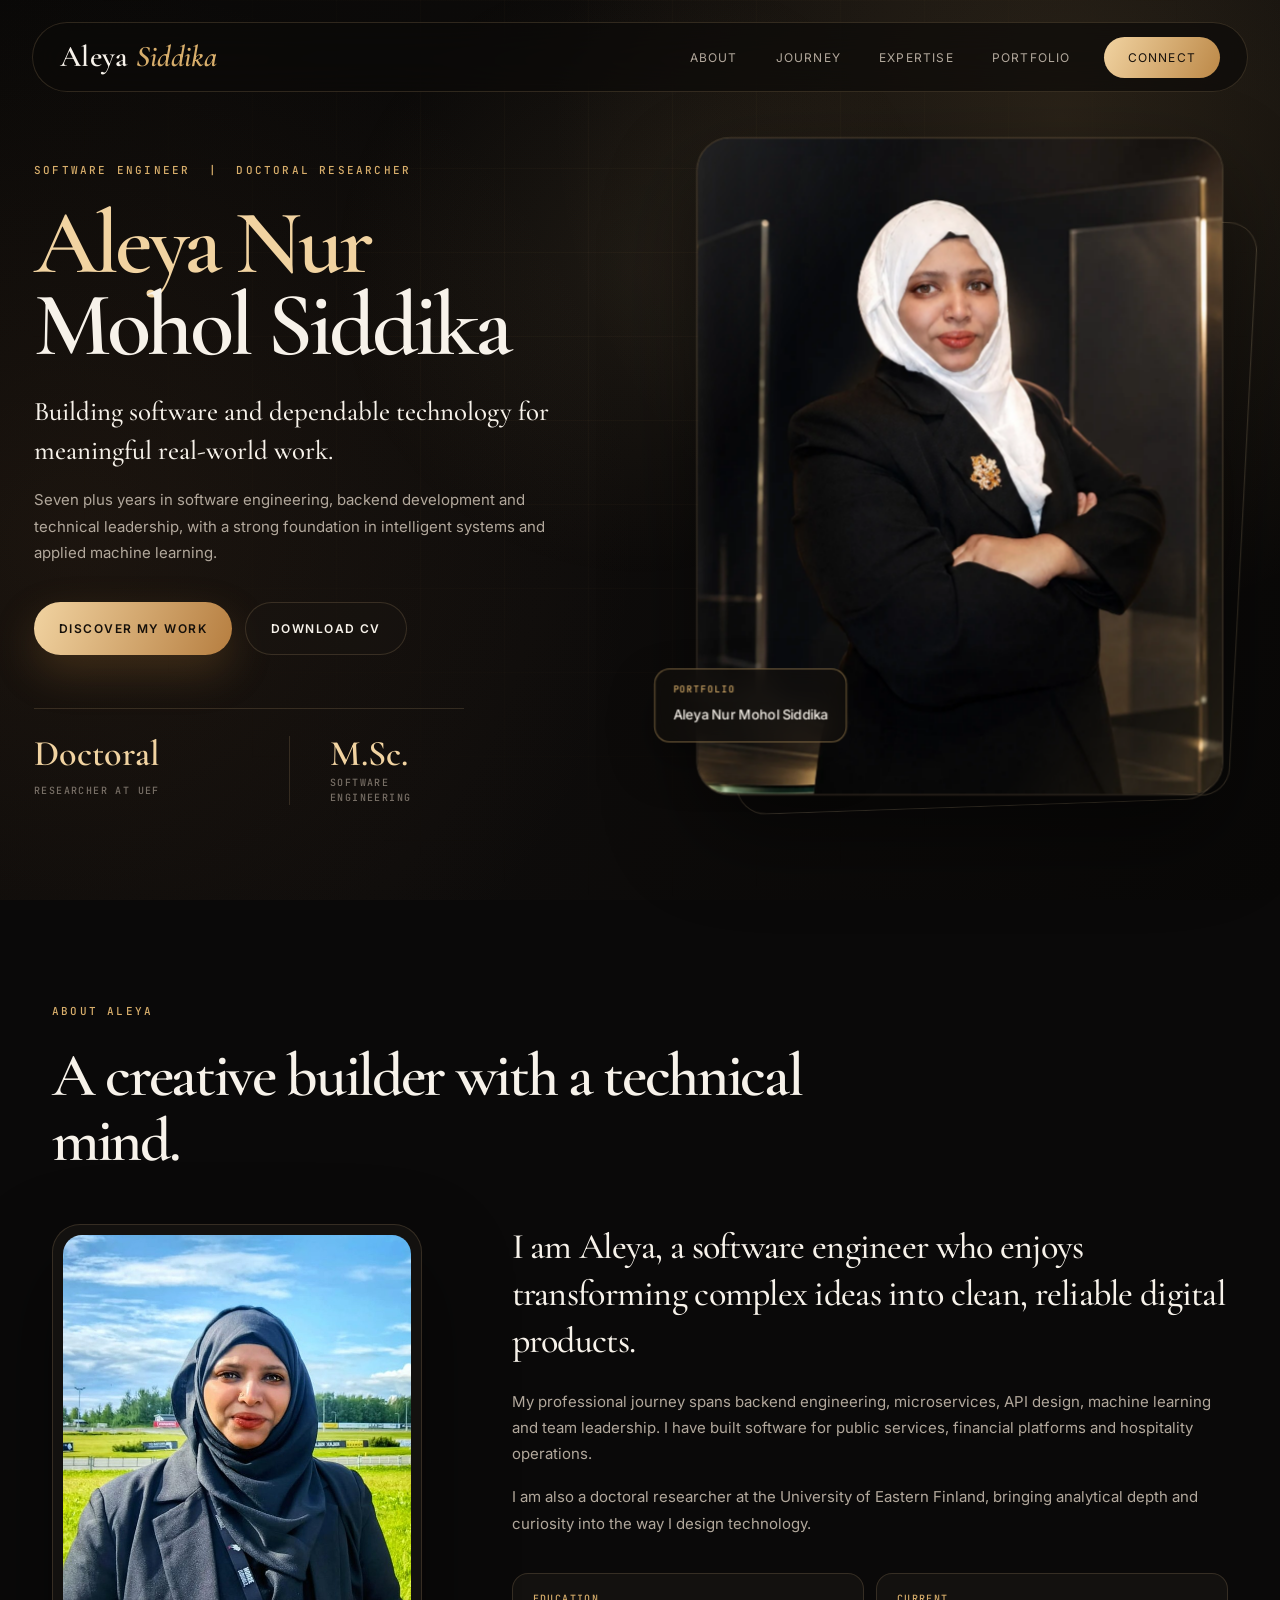
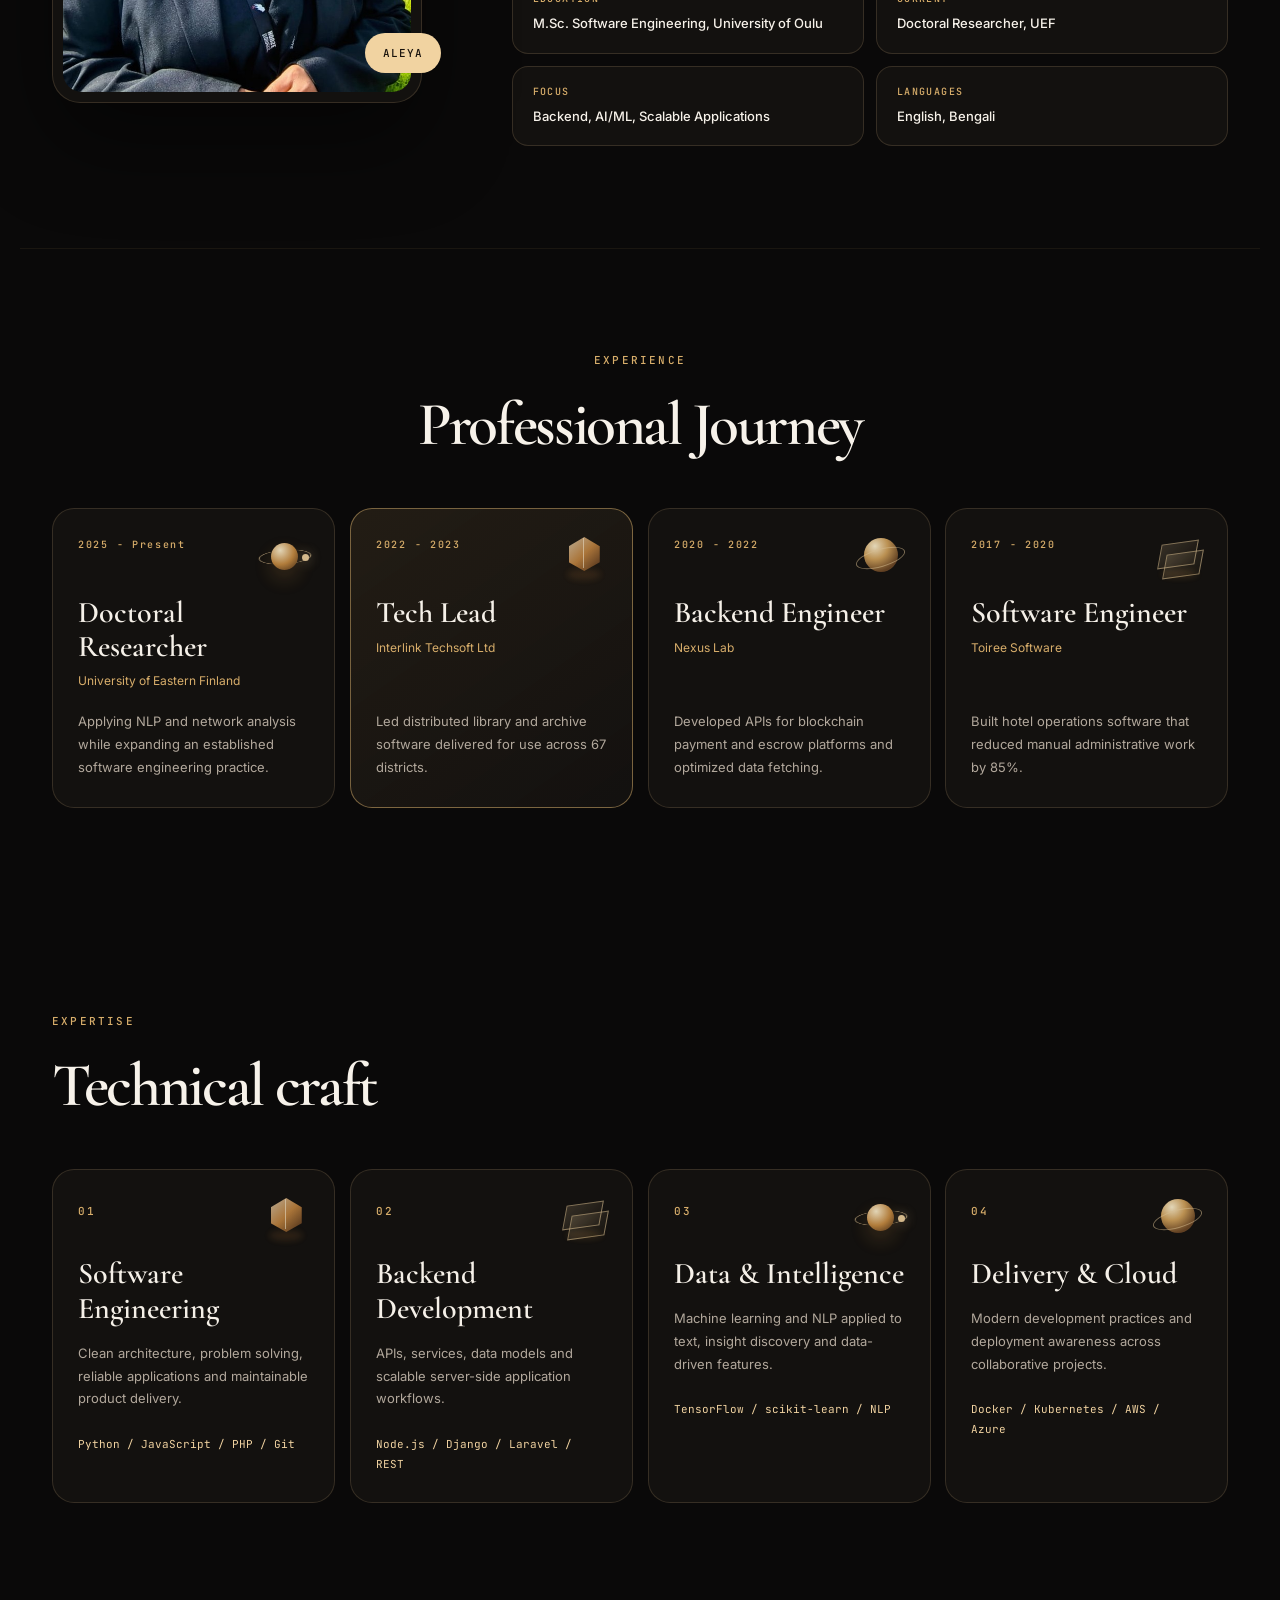
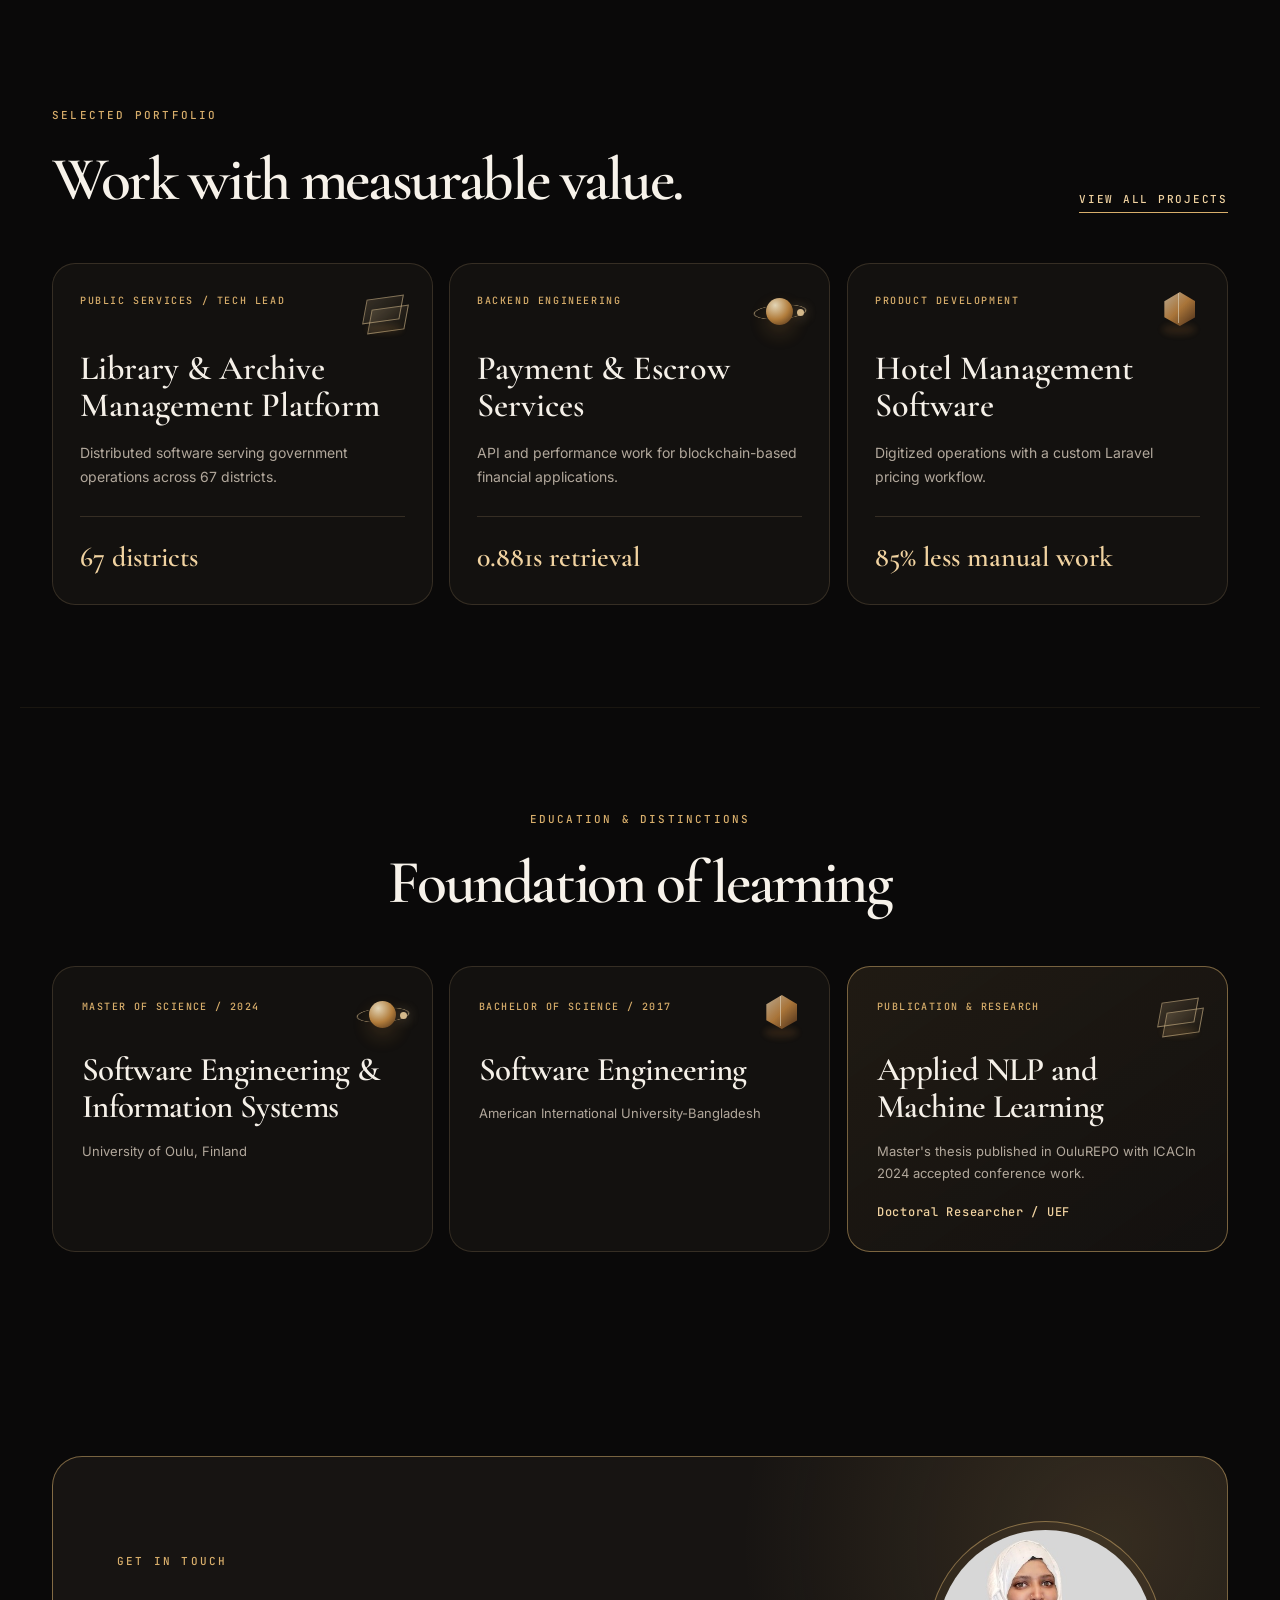
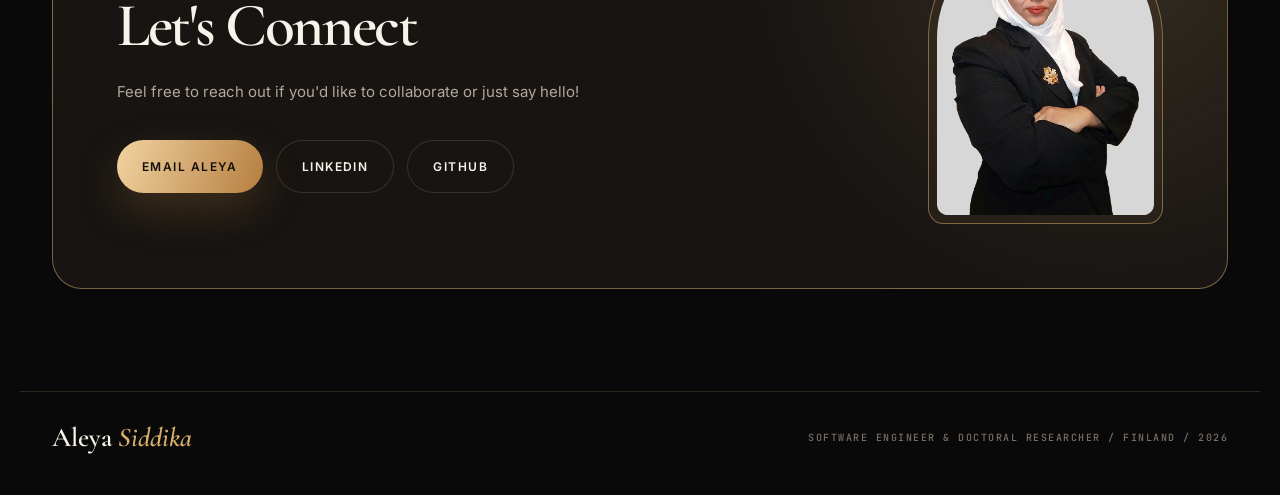
<file: index.html>
<!DOCTYPE html>
<html lang="en">

<head>
  <meta charset="UTF-8">
  <meta name="viewport" content="width=device-width, initial-scale=1.0">
  <title>Aleya Nur Mohol Siddika | Software Engineer</title>
  <meta name="description"
    content="Portfolio of Aleya Nur Mohol Siddika, a software engineer and doctoral researcher in Finland with experience in backend systems, intelligent software and technical leadership.">
  <link rel="icon" type="image/png" href="img/aleya.png">
  <link rel="preconnect" href="https://fonts.googleapis.com">
  <link rel="preconnect" href="https://fonts.gstatic.com" crossorigin>
  <link
    href="https://fonts.googleapis.com/css2?family=Cormorant+Garamond:wght@500;600;700&amp;family=Inter:wght@400;500;600;700&amp;family=JetBrains+Mono:wght@400;500&amp;display=swap"
    rel="stylesheet">
  <link rel="stylesheet" href="css/style.css">
  <script>document.documentElement.classList.add('js');</script>
</head>

<body>
  <a class="skip-link" href="#about">Skip to content</a>
  <div class="backdrop" aria-hidden="true"></div>
  <div class="pointer-light" id="pointerLight" aria-hidden="true"></div>
  <div class="progress" aria-hidden="true"><span id="scrollProgress"></span></div>

  <nav class="nav" aria-label="Primary navigation">
    <div class="nav-shell">
      <a class="signature" href="#home">Aleya <span>Siddika</span></a>
      <div class="nav-links" id="navLinks">
        <a href="#about">About</a>
        <a href="#journey">Journey</a>
        <a href="#expertise">Expertise</a>
        <a href="#work">Portfolio</a>
        <a class="nav-action" href="#contact">Connect</a>
      </div>
      <button class="nav-toggle" id="navToggle" type="button" aria-label="Open menu" aria-controls="navLinks"
        aria-expanded="false"><span></span><span></span></button>
    </div>
  </nav>

  <main>
    <section class="hero" id="home">
      <div class="hero-grid">
        <div class="hero-copy">
          <p class="eyebrow">Software Engineer &nbsp;|&nbsp; Doctoral Researcher</p>
          <h1><span>Aleya Nur</span><br>Mohol Siddika</h1>
          <p class="headline">Building software and dependable technology for meaningful real-world work.</p>
          <p class="hero-text">Seven plus years in software engineering, backend development and technical leadership,
            with a strong foundation in intelligent systems and applied machine learning.</p>
          <div class="actions">
            <a class="button primary" href="#work">Discover my work</a>
            <a class="button outline" href="Aleya-Nur-Mohol-Siddika-Senior-Software-Engineer-Finland.pdf"
              target="_blank" rel="noopener">Download CV</a>
          </div>
          <div class="highlights" role="group" aria-label="Highlights">

            <div><strong>Doctoral</strong><span>Researcher at UEF</span></div>
            <div><strong>M.Sc.</strong><span>Software Engineering</span></div>
          </div>
        </div>

        <div class="portrait-showcase" id="portraitShowcase" data-tilt>
          <div class="portrait-glow"></div>
          <div class="glass-sheet rear"></div>
          <div class="glass-sheet middle"></div>
          <figure class="hero-portrait">
            <img src="img/portraits/aleya-premium-3d.webp" alt="Aleya Nur Mohol Siddika in a formal portrait setting">
          </figure>
          <div class="floating-card identity">
            <span>Portfolio</span>
            <strong>Aleya Nur Mohol Siddika</strong>
          </div>

        </div>
      </div>
    </section>

    <section class="section about" id="about">
      <div class="section-title reveal">
        <p class="eyebrow">About Aleya</p>
        <h2>A creative builder with a technical mind.</h2>
      </div>
      <div class="about-layout">
        <div class="photo-stack reveal" data-tilt>
          <div class="photo-frame">
            <img src="img/portrait-outdoor.jpg" alt="Aleya Nur Mohol Siddika outdoors in Finland">
          </div>
          <div class="photo-caption">Aleya</div>
        </div>
        <div class="about-content reveal">
          <p class="lead">I am Aleya, a software engineer who enjoys transforming complex ideas into clean, reliable
            digital products.</p>
          <p>My professional journey spans backend engineering, microservices, API design, machine learning and team
            leadership. I have built software for public services, financial platforms and hospitality operations.</p>
          <p>I am also a doctoral researcher at the University of Eastern Finland, bringing analytical depth and
            curiosity into the way I design technology.</p>
          <div class="detail-grid">
            <div><span>Education</span><strong>M.Sc. Software Engineering, University of Oulu</strong></div>
            <div><span>Current</span><strong>Doctoral Researcher, UEF</strong></div>
            <div><span>Focus</span><strong>Backend, AI/ML, Scalable Applications</strong></div>
            <div><span>Languages</span><strong>English, Bengali</strong></div>
          </div>
        </div>
      </div>
    </section>

    <section class="section journey" id="journey">
      <div class="section-title reveal center">
        <p class="eyebrow">Experience</p>
        <h2>Professional Journey</h2>
      </div>
      <div class="career">
        <article class="career-card motion-card reveal" data-motion-card>
          <div class="card-object object-orbit" aria-hidden="true"><i></i><i></i></div>
          <span class="year">2025 - Present</span>
          <h3>Doctoral Researcher</h3>
          <p class="company">University of Eastern Finland</p>
          <p>Applying NLP and network analysis while expanding an established software engineering practice.</p>
        </article>
        <article class="career-card featured motion-card reveal" data-motion-card>
          <div class="card-object object-prism" aria-hidden="true"><i></i><i></i></div>
          <span class="year">2022 - 2023</span>
          <h3>Tech Lead</h3>
          <p class="company">Interlink Techsoft Ltd</p>
          <p>Led distributed library and archive software delivered for use across 67 districts.</p>
        </article>
        <article class="career-card motion-card reveal" data-motion-card>
          <div class="card-object object-sphere" aria-hidden="true"><i></i><i></i></div>
          <span class="year">2020 - 2022</span>
          <h3>Backend Engineer</h3>
          <p class="company">Nexus Lab</p>
          <p>Developed APIs for blockchain payment and escrow platforms and optimized data fetching.</p>
        </article>
        <article class="career-card motion-card reveal" data-motion-card>
          <div class="card-object object-layers" aria-hidden="true"><i></i><i></i></div>
          <span class="year">2017 - 2020</span>
          <h3>Software Engineer</h3>
          <p class="company">Toiree Software</p>
          <p>Built hotel operations software that reduced manual administrative work by 85%.</p>
        </article>
      </div>
    </section>

    <section class="section expertise" id="expertise">
      <div class="section-title reveal">
        <p class="eyebrow">Expertise</p>
        <h2>Technical craft</h2>
      </div>
      <div class="expertise-grid">
        <article class="expert-card motion-card reveal" data-motion-card>
          <div class="card-object object-prism" aria-hidden="true"><i></i><i></i></div><span>01</span>
          <h3>Software Engineering</h3>
          <p>Clean architecture, problem solving, reliable applications and maintainable product delivery.</p>
          <div>Python / JavaScript / PHP / Git</div>
        </article>
        <article class="expert-card motion-card reveal" data-motion-card>
          <div class="card-object object-layers" aria-hidden="true"><i></i><i></i></div><span>02</span>
          <h3>Backend Development</h3>
          <p>APIs, services, data models and scalable server-side application workflows.</p>
          <div>Node.js / Django / Laravel / REST</div>
        </article>
        <article class="expert-card motion-card reveal" data-motion-card>
          <div class="card-object object-orbit" aria-hidden="true"><i></i><i></i></div><span>03</span>
          <h3>Data &amp; Intelligence</h3>
          <p>Machine learning and NLP applied to text, insight discovery and data-driven features.</p>
          <div>TensorFlow / scikit-learn / NLP</div>
        </article>
        <article class="expert-card motion-card reveal" data-motion-card>
          <div class="card-object object-sphere" aria-hidden="true"><i></i><i></i></div><span>04</span>
          <h3>Delivery &amp; Cloud</h3>
          <p>Modern development practices and deployment awareness across collaborative projects.</p>
          <div>Docker / Kubernetes / AWS / Azure</div>
        </article>
      </div>
    </section>

    <section class="section work" id="work">
      <div class="section-title reveal work-title">
        <div>
          <p class="eyebrow">Selected Portfolio</p>
          <h2>Work with measurable value.</h2>
        </div>
        <a class="folio-link" href="projects.html">View all projects</a>
      </div>
      <div class="portfolio-grid">
        <a class="portfolio-item motion-card reveal" data-motion-card href="projects.html#library">
          <div class="card-object object-layers" aria-hidden="true"><i></i><i></i></div>
          <span>Public Services / Tech Lead</span>
          <h3>Library &amp; Archive Management Platform</h3>
          <p>Distributed software serving government operations across 67 districts.</p>
          <strong>67 districts</strong>
        </a>
        <a class="portfolio-item motion-card reveal" data-motion-card href="projects.html#fintech">
          <div class="card-object object-orbit" aria-hidden="true"><i></i><i></i></div>
          <span>Backend Engineering</span>
          <h3>Payment &amp; Escrow Services</h3>
          <p>API and performance work for blockchain-based financial applications.</p>
          <strong>0.881s retrieval</strong>
        </a>
        <a class="portfolio-item motion-card reveal" data-motion-card href="projects.html#hospitality">
          <div class="card-object object-prism" aria-hidden="true"><i></i><i></i></div>
          <span>Product Development</span>
          <h3>Hotel Management Software</h3>
          <p>Digitized operations with a custom Laravel pricing workflow.</p>
          <strong>85% less manual work</strong>
        </a>
      </div>
    </section>

    <section class="section credentials" id="credentials">
      <div class="section-title reveal center">
        <p class="eyebrow">Education &amp; Distinctions</p>
        <h2>Foundation of learning</h2>
      </div>
      <div class="credential-grid">
        <article class="credential-card motion-card reveal" data-motion-card>
          <div class="card-object object-orbit" aria-hidden="true"><i></i><i></i></div>
          <span>Master of Science / 2024</span>
          <h3>Software Engineering &amp; Information Systems</h3>
          <p>University of Oulu, Finland</p>
        </article>
        <article class="credential-card motion-card reveal" data-motion-card>
          <div class="card-object object-prism" aria-hidden="true"><i></i><i></i></div>
          <span>Bachelor of Science / 2017</span>
          <h3>Software Engineering</h3>
          <p>American International University-Bangladesh</p>
        </article>
        <article class="credential-card accent motion-card reveal" data-motion-card>
          <div class="card-object object-layers" aria-hidden="true"><i></i><i></i></div>
          <span>Publication &amp; Research</span>
          <h3>Applied NLP and Machine Learning</h3>
          <p>Master's thesis published in OuluREPO with ICACIn 2024 accepted conference work.</p>
          <strong>Doctoral Researcher / UEF</strong>
        </article>
      </div>
    </section>

    <section class="section contact" id="contact">
      <div class="contact-card reveal">
        <div class="contact-copy">
          <p class="eyebrow">Get In Touch</p>
          <h2>Let's Connect</h2>
          <p>Feel free to reach out if you'd like to collaborate or just say hello!</p>
          <div class="actions">
            <a class="button primary" href="mailto:aleyasiddika01@gmail.com">Email Aleya</a>
            <a class="button outline" href="https://www.linkedin.com/in/aleya-nur-mohol-siddika/" target="_blank"
              rel="noopener">LinkedIn</a>
            <a class="button outline" href="https://github.com/AleyaSiddika" target="_blank" rel="noopener">GitHub</a>
          </div>
        </div>
        <div class="contact-image">
          <img src="img/portrait-formal.jpg" alt="Aleya Nur Mohol Siddika">
        </div>
      </div>
    </section>
  </main>
  <footer class="footer">
    <a class="signature" href="#home">Aleya <span>Siddika</span></a>
    <p>Software Engineer &amp; Doctoral Researcher / Finland / 2026</p>
  </footer>
  <script src="js/index.js"></script>
</body>

</html>
</file>
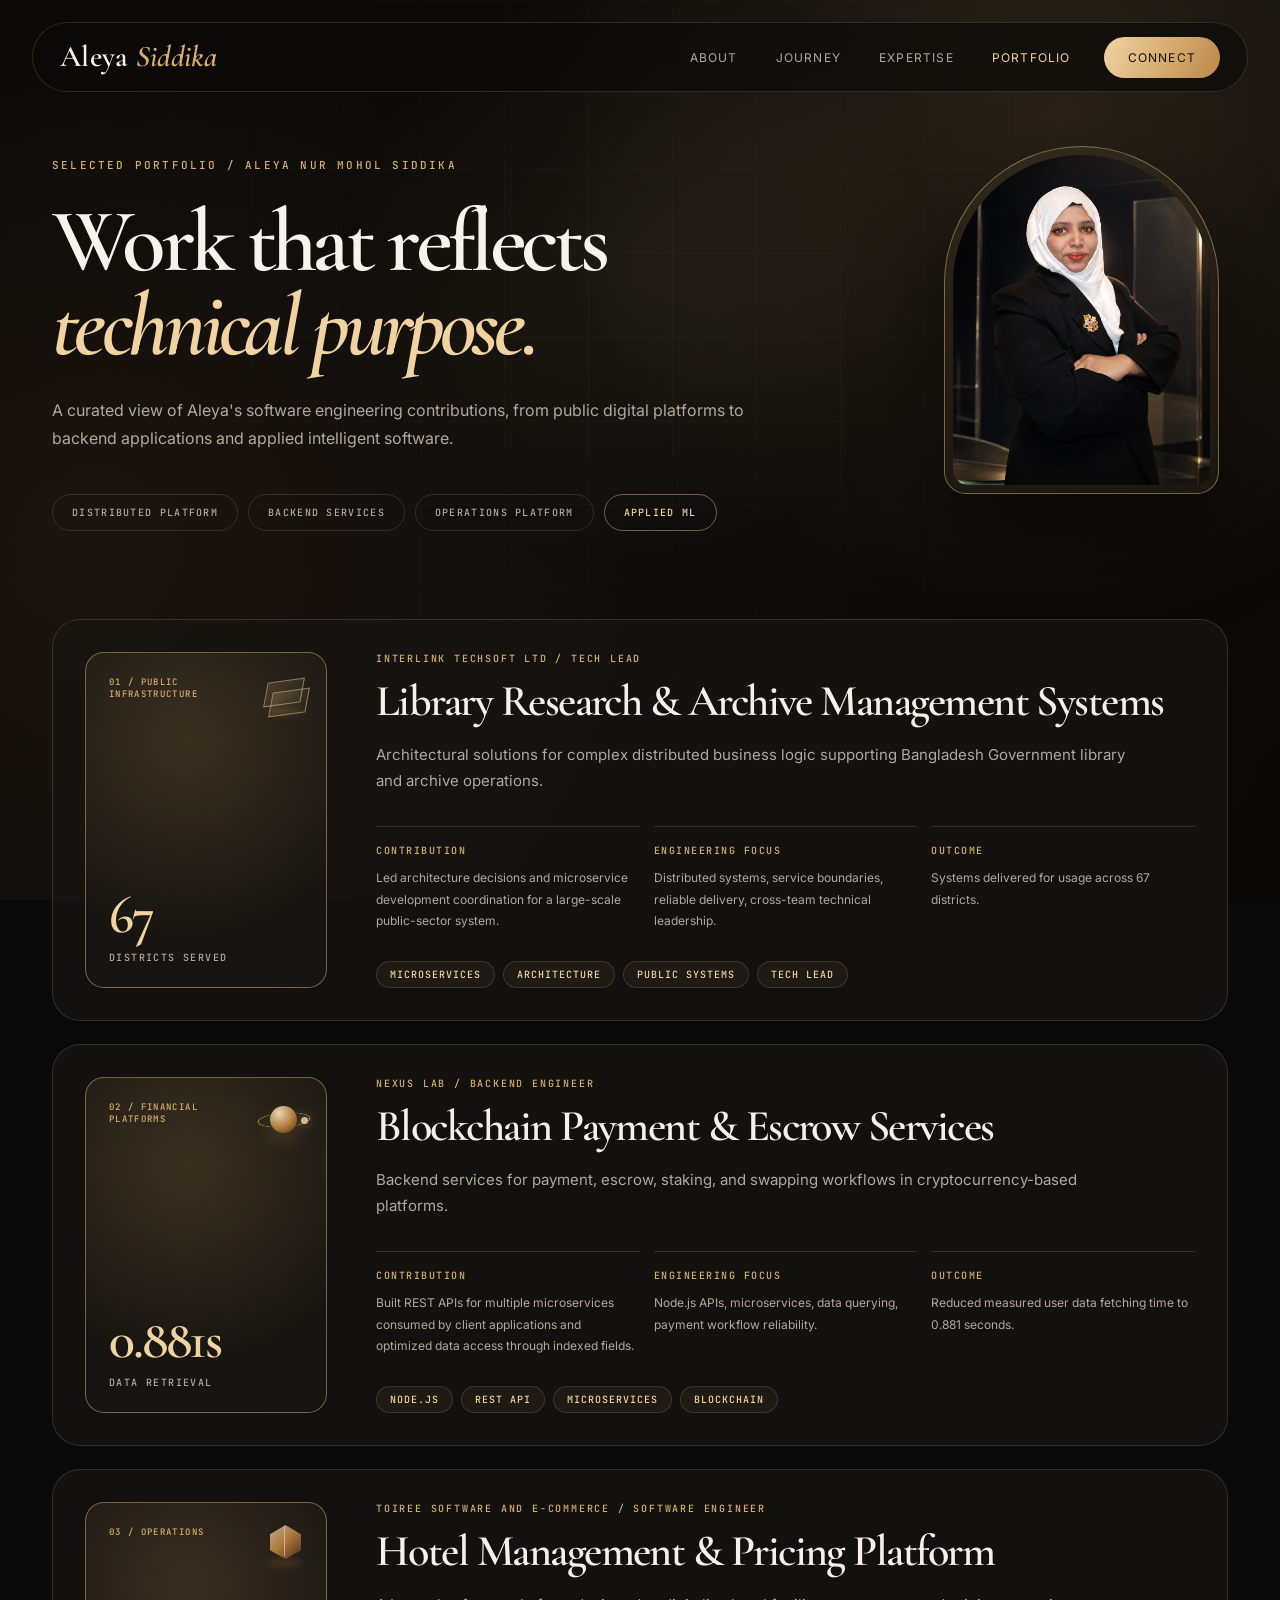
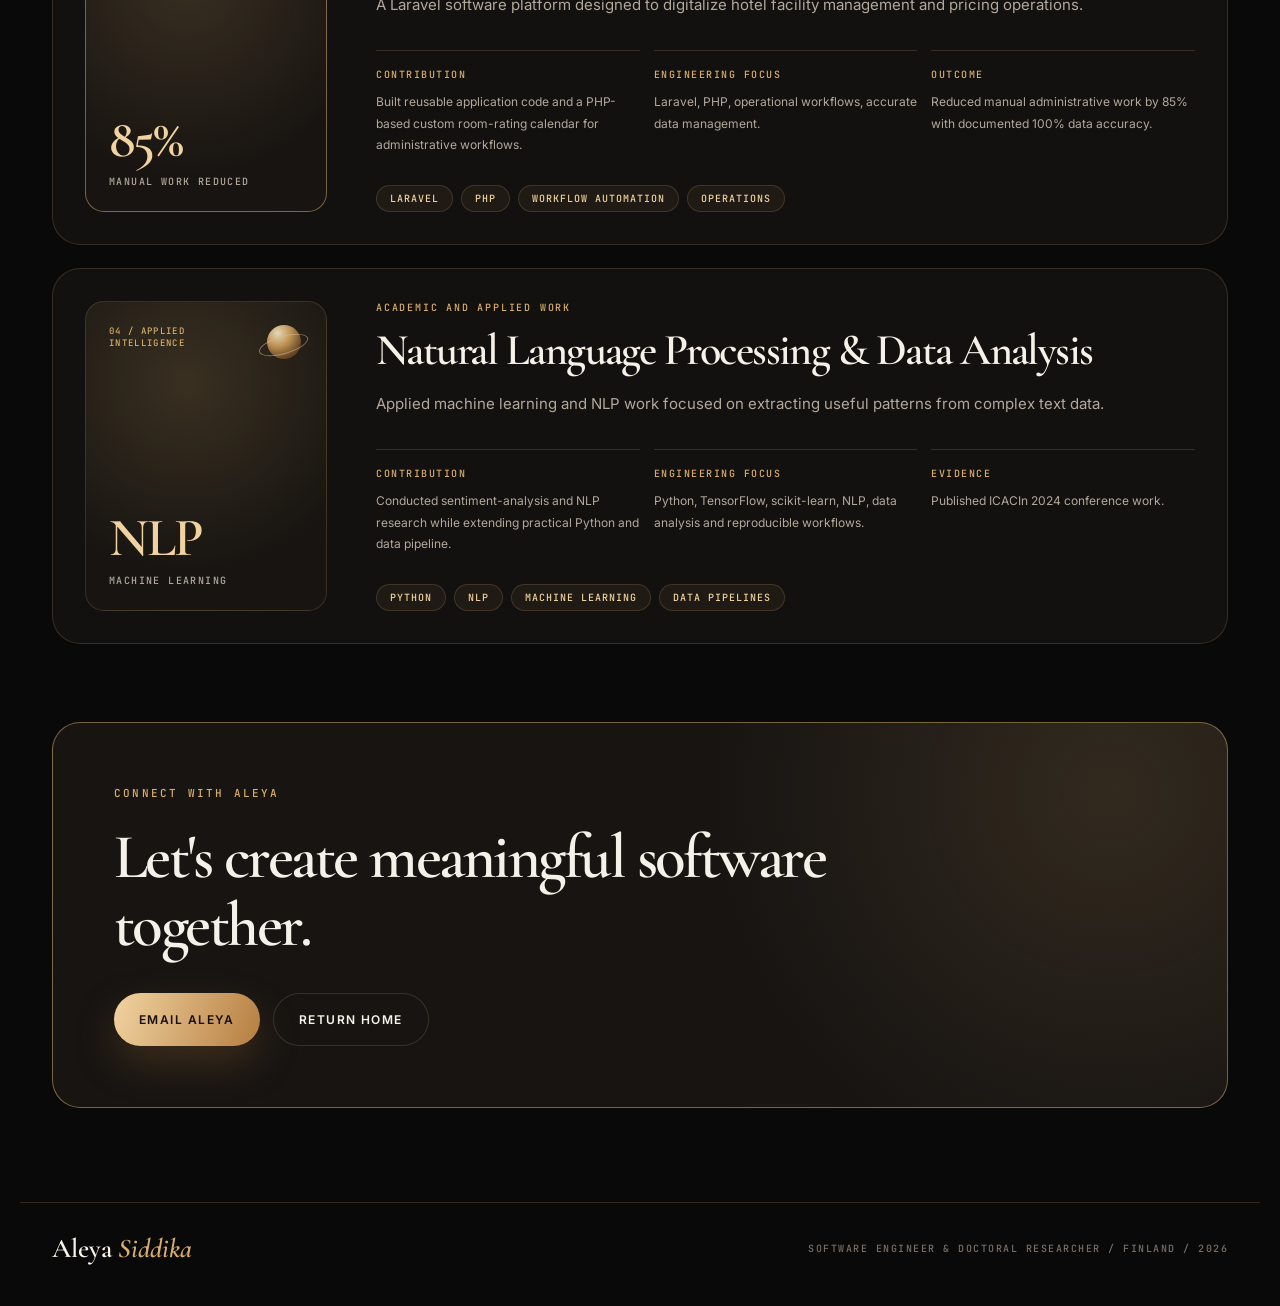
<file: projects.html>
<!DOCTYPE html>
<html lang="en">

<head>
  <meta charset="UTF-8">
  <meta name="viewport" content="width=device-width, initial-scale=1.0">
  <title>Portfolio | Aleya Nur Mohol Siddika</title>
  <meta name="description"
    content="Selected portfolio work of Aleya Nur Mohol Siddika in software engineering, backend development and applied machine learning.">
  <link rel="icon" type="image/png" href="img/aleya.png">
  <link rel="preconnect" href="https://fonts.googleapis.com">
  <link rel="preconnect" href="https://fonts.gstatic.com" crossorigin>
  <link
    href="https://fonts.googleapis.com/css2?family=Cormorant+Garamond:wght@500;600;700&amp;family=Inter:wght@400;500;600;700&amp;family=JetBrains+Mono:wght@400;500&amp;display=swap"
    rel="stylesheet">
  <link rel="stylesheet" href="css/style.css">
  <link rel="stylesheet" href="css/projects.css">
  <script>document.documentElement.classList.add('js');</script>
</head>

<body class="case-page">
  <a class="skip-link" href="#case-studies">Skip to content</a>
  <div class="backdrop" aria-hidden="true"></div>
  <div class="pointer-light" id="pointerLight" aria-hidden="true"></div>
  <div class="progress" aria-hidden="true"><span id="scrollProgress"></span></div>

  <nav class="nav" aria-label="Primary navigation">
    <div class="nav-shell">
      <a class="signature" href="index.html#home">Aleya <span>Siddika</span></a>
      <div class="nav-links" id="navLinks">
        <a href="index.html#about">About</a>
        <a href="index.html#journey">Journey</a>
        <a href="index.html#expertise">Expertise</a>
        <a class="active" href="projects.html#case-studies">Portfolio</a>
        <a class="nav-action" href="index.html#contact">Connect</a>
      </div>
      <button class="nav-toggle" id="navToggle" type="button" aria-label="Open menu" aria-controls="navLinks"
        aria-expanded="false">
        <span></span><span></span>
      </button>
    </div>
  </nav>

  <main id="case-studies">
    <header class="projects-hero">
      <div class="projects-portrait" data-tilt aria-hidden="true"><img src="img/portraits/aleya-premium-3d.webp" alt="">
      </div>
      <p class="eyebrow">Selected Portfolio / Aleya Nur Mohol Siddika</p>
      <h1>Work that reflects<br><em>technical purpose.</em></h1>
      <p>A curated view of Aleya's software engineering contributions, from public digital platforms to backend
        applications and applied intelligent software.</p>
      <nav class="case-jump" aria-label="Case studies">
        <a href="#library">Distributed Platform</a>
        <a href="#fintech">Backend Services</a>
        <a href="#hospitality">Operations Platform</a>
        <a href="#ml">Applied ML</a>
      </nav>
    </header>

    <section class="project-case motion-card reveal" data-motion-card id="library">
      <div class="case-side">
        <div class="card-object object-layers" aria-hidden="true"><i></i><i></i></div>
        <span>01 / Public Infrastructure</span>
        <strong>67</strong>
        <small>districts served</small>
      </div>
      <article>
        <p class="kicker">Interlink Techsoft Ltd / Tech Lead</p>
        <h2>Library Research &amp; Archive Management Systems</h2>
        <p class="case-summary">Architectural solutions for complex distributed business logic supporting Bangladesh
          Government library and archive operations.</p>
        <div class="case-detail">
          <div>
            <h3>Contribution</h3>
            <p>Led architecture decisions and microservice development coordination for a large-scale public-sector
              system.</p>
          </div>
          <div>
            <h3>Engineering Focus</h3>
            <p>Distributed systems, service boundaries, reliable delivery, cross-team technical leadership.</p>
          </div>
          <div>
            <h3>Outcome</h3>
            <p>Systems delivered for usage across 67 districts.</p>
          </div>
        </div>
        <div class="tags"><span>Microservices</span><span>Architecture</span><span>Public Systems</span><span>Tech
            Lead</span></div>
      </article>
    </section>

    <section class="project-case motion-card reveal" data-motion-card id="fintech">
      <div class="case-side cyan">
        <div class="card-object object-orbit" aria-hidden="true"><i></i><i></i></div>
        <span>02 / Financial Platforms</span>
        <strong>0.881s</strong>
        <small>data retrieval</small>
      </div>
      <article>
        <p class="kicker">Nexus Lab / Backend Engineer</p>
        <h2>Blockchain Payment &amp; Escrow Services</h2>
        <p class="case-summary">Backend services for payment, escrow, staking, and swapping workflows in
          cryptocurrency-based platforms.</p>
        <div class="case-detail">
          <div>
            <h3>Contribution</h3>
            <p>Built REST APIs for multiple microservices consumed by client applications and optimized data access
              through indexed fields.</p>
          </div>
          <div>
            <h3>Engineering Focus</h3>
            <p>Node.js APIs, microservices, data querying, payment workflow reliability.</p>
          </div>
          <div>
            <h3>Outcome</h3>
            <p>Reduced measured user data fetching time to 0.881 seconds.</p>
          </div>
        </div>
        <div class="tags"><span>Node.js</span><span>REST API</span><span>Microservices</span><span>Blockchain</span>
        </div>
      </article>
    </section>

    <section class="project-case motion-card reveal" data-motion-card id="hospitality">
      <div class="case-side violet">
        <div class="card-object object-prism" aria-hidden="true"><i></i><i></i></div>
        <span>03 / Operations</span>
        <strong>85%</strong>
        <small>manual work reduced</small>
      </div>
      <article>
        <p class="kicker">Toiree Software and E-commerce / Software Engineer</p>
        <h2>Hotel Management &amp; Pricing Platform</h2>
        <p class="case-summary">A Laravel software platform designed to digitalize hotel facility management and pricing
          operations.</p>
        <div class="case-detail">
          <div>
            <h3>Contribution</h3>
            <p>Built reusable application code and a PHP-based custom room-rating calendar for administrative workflows.
            </p>
          </div>
          <div>
            <h3>Engineering Focus</h3>
            <p>Laravel, PHP, operational workflows, accurate data management.</p>
          </div>
          <div>
            <h3>Outcome</h3>
            <p>Reduced manual administrative work by 85% with documented 100% data accuracy.</p>
          </div>
        </div>
        <div class="tags"><span>Laravel</span><span>PHP</span><span>Workflow Automation</span><span>Operations</span>
        </div>
      </article>
    </section>

    <section class="project-case motion-card reveal" data-motion-card id="ml">
      <div class="case-side subtle">
        <div class="card-object object-sphere" aria-hidden="true"><i></i><i></i></div>
        <span>04 / Applied Intelligence</span>
        <strong>NLP</strong>
        <small>machine learning</small>
      </div>
      <article>
        <p class="kicker">Academic and Applied Work</p>
        <h2>Natural Language Processing &amp; Data Analysis</h2>
        <p class="case-summary">Applied machine learning and NLP work focused on extracting useful patterns from complex
          text data.</p>
        <div class="case-detail">
          <div>
            <h3>Contribution</h3>
            <p>Conducted sentiment-analysis and NLP research while extending practical Python and data pipeline.</p>
          </div>
          <div>
            <h3>Engineering Focus</h3>
            <p>Python, TensorFlow, scikit-learn, NLP, data analysis and reproducible workflows.</p>
          </div>
          <div>
            <h3>Evidence</h3>
            <p>Published ICACIn 2024 conference work.</p>
          </div>
        </div>
        <div class="tags"><span>Python</span><span>NLP</span><span>Machine Learning</span><span>Data Pipelines</span>
        </div>
      </article>
    </section>

    <section class="projects-contact reveal">
      <p class="eyebrow">Connect With Aleya</p>
      <h2>Let's create meaningful software together.</h2>
      <div class="actions">
        <a class="button primary" href="mailto:aleyasiddika01@gmail.com">Email Aleya</a>
        <a class="button outline" href="index.html">Return home</a>
      </div>
    </section>
  </main>

  <footer class="footer">
    <a class="signature" href="index.html">Aleya <span>Siddika</span></a>
    <p>Software Engineer &amp; Doctoral Researcher / Finland / 2026</p>
  </footer>
  <script src="js/index.js"></script>
  <script src="js/projects.js"></script>
</body>

</html>
</file>
<file: css/style.css>
:root {
  --bg: #0a0909;
  --bg-soft: #12100f;
  --surface: rgba(24, 21, 19, .72);
  --surface-solid: #171412;
  --line: rgba(208, 178, 128, .18);
  --line-bright: rgba(217, 178, 111, .5);
  --gold: #d8ae6b;
  --gold-light: #f1d3a1;
  --cream: #f7f2ea;
  --text: #f5f0e8;
  --muted: #b2a89c;
  --dim: #786f66;
  --serif: "Cormorant Garamond", Georgia, serif;
  --sans: "Inter", Arial, sans-serif;
  --mono: "JetBrains Mono", monospace;
  --radius: 28px;
  --shadow: 0 38px 90px rgba(0, 0, 0, .48);
}

*, *::before, *::after { box-sizing: border-box; margin: 0; padding: 0; }
html { scroll-behavior: smooth; }
body {
  min-width: 300px; background: var(--bg); color: var(--text);
  font: 400 15px/1.75 var(--sans); overflow-x: hidden; -webkit-font-smoothing: antialiased;
}
a { color: inherit; text-decoration: none; }
img { display: block; max-width: 100%; }
button { border: 0; background: transparent; color: inherit; font: inherit; cursor: pointer; }
a:focus-visible, button:focus-visible { outline: 2px solid var(--gold); outline-offset: 4px; }
.skip-link {
  position: fixed; left: 20px; top: 18px; z-index: 300; padding: 10px 18px;
  background: var(--gold-light); color: #17120d; transform: translateY(-160%); transition: transform .2s;
}
.skip-link:focus { transform: none; }
.backdrop {
  position: fixed; inset: 0; z-index: -2; pointer-events: none;
  background:
    radial-gradient(circle at 83% 13%, rgba(216,174,107,.14), transparent 32rem),
    radial-gradient(circle at 6% 60%, rgba(130,88,52,.14), transparent 35rem),
    linear-gradient(120deg, #090807, #0e0c0b 50%, #090807);
}
.backdrop::after {
  content: ""; position: absolute; inset: 0;
  background-image: linear-gradient(rgba(216,174,107,.045) 1px, transparent 1px), linear-gradient(90deg, rgba(216,174,107,.045) 1px, transparent 1px);
  background-size: 84px 84px; mask-image: radial-gradient(circle at 50% 32%, #000, transparent 72%);
}
.pointer-light {
  position: fixed; inset: 0; z-index: -1; pointer-events: none;
  background: radial-gradient(430px circle at var(--x,50%) var(--y,30%), rgba(224,189,126,.08), transparent 72%);
}
.progress { height: 2px; position: fixed; top: 0; inset-inline: 0; z-index: 200; }
.progress span { height: 100%; display: block; width: 0; background: linear-gradient(90deg, #a67539, var(--gold-light)); }

.nav { position: fixed; z-index: 100; top: 22px; left: 0; right: 0; padding: 0 32px; }
.nav-shell {
  max-width: 1240px; height: 70px; margin: auto; padding: 0 27px;
  display: flex; align-items: center; gap: 22px;
  border-radius: 999px; border: 1px solid var(--line);
  background: rgba(12,10,9,.66); backdrop-filter: blur(18px);
}
.signature { font: 600 30px/1 var(--serif); letter-spacing: .01em; white-space: nowrap; color: var(--cream); }
.signature span { color: var(--gold); font-style: italic; }
.nav-links { margin-left: auto; display: flex; align-items: center; gap: 8px; }
.nav-links a {
  padding: 10px 15px; color: var(--muted); font-size: 12px; letter-spacing: .1em;
  text-transform: uppercase; transition: color .2s, background .2s;
}
.nav-links a:hover, .nav-links a.active { color: var(--gold-light); }
.nav-links .nav-action {
  margin-left: 10px; color: #17110b; border-radius: 999px;
  background: linear-gradient(115deg, var(--gold-light), #bc8847); padding-inline: 24px;
}
.nav-links .nav-action:hover { color: #17110b; }
.nav-toggle { display: none; margin-left: auto; width: 40px; height: 40px; padding: 9px; }
.nav-toggle span { display: block; height: 1px; background: var(--gold-light); margin: 8px 0; transition: transform .25s; }
.nav-toggle.open span:first-child { transform: translateY(4.5px) rotate(45deg); }
.nav-toggle.open span:last-child { transform: translateY(-4.5px) rotate(-45deg); }

.hero { min-height: 100vh; padding: 138px 34px 58px; position: relative; }
.hero-grid {
  max-width: 1250px; min-height: calc(100vh - 210px); margin: auto;
  display: grid; grid-template-columns: 1fr minmax(460px, 545px); gap: clamp(42px, 6vw, 86px); align-items: center;
}
.eyebrow {
  color: var(--gold); font: 500 11px/1.7 var(--mono);
  letter-spacing: .2em; text-transform: uppercase; margin-bottom: 22px;
}
.hero h1 {
  font: 600 clamp(68px, 7.1vw, 96px)/.91 var(--serif);
  letter-spacing: -.042em; margin-bottom: 25px; color: var(--cream);
}
.hero h1 span { color: var(--gold-light); }
.headline {
  font: 500 clamp(21px, 2.1vw, 27px)/1.46 var(--serif);
  color: var(--cream); max-width: 550px; margin-bottom: 17px;
}
.hero-text { max-width: 535px; color: var(--muted); margin-bottom: 36px; }
.actions { display: flex; flex-wrap: wrap; gap: 13px; }
.button {
  display: inline-flex; align-items: center; justify-content: center; min-height: 53px;
  padding: 14px 25px; border-radius: 999px; font-size: 12px; letter-spacing: .12em;
  font-weight: 600; text-transform: uppercase; transition: transform .23s, border-color .23s, box-shadow .23s;
}
.button:hover { transform: translateY(-2px); }
.button.primary {
  background: linear-gradient(110deg, var(--gold-light), #b67e40); color: #16100a;
  box-shadow: 0 17px 42px rgba(180,123,55,.25);
}
.button.outline { color: var(--cream); border: 1px solid var(--line); background: rgba(25,21,18,.48); }
.button.outline:hover { border-color: var(--line-bright); }
.highlights {
  width: min(100%, 430px); display: grid; grid-template-columns: repeat(2, minmax(0, 1fr));
  gap: 0;
  margin-top: 53px; padding-top: 27px; border-top: 1px solid var(--line);
}
.highlights div { display: grid; gap: 3px; }
.highlights div + div {
  margin-left: clamp(22px, 4vw, 40px); padding-left: clamp(22px, 4vw, 40px);
  border-left: 1px solid var(--line);
}
.highlights strong { font: 600 36px/1 var(--serif); color: var(--gold-light); }
.highlights span { color: var(--dim); text-transform: uppercase; font: 500 10px/1.5 var(--mono); letter-spacing: .14em; }

.portrait-showcase {
  position: relative; height: min(680px, calc(100vh - 145px)); min-height: 570px;
  transform-style: preserve-3d; transition: transform .18s ease-out; perspective: 1200px;
}
.portrait-glow {
  position: absolute; inset: 12% 4% 6%; transform: translateZ(-60px);
  background: radial-gradient(circle, rgba(216,174,107,.3), transparent 68%); filter: blur(22px);
}
.glass-sheet {
  position: absolute; border-radius: 30px; border: 1px solid rgba(235,204,155,.22);
  background: linear-gradient(130deg, rgba(255,255,255,.06), transparent 38%);
}
.glass-sheet.rear { inset: 56px -10px 24px 72px; transform: translateZ(-54px) rotate(3deg); }
.glass-sheet.middle { inset: 30px 36px 9px 20px; transform: translateZ(-25px) rotate(-2deg); }
.hero-portrait {
  position: absolute; inset: 0 27px 33px 0; border-radius: 33px; overflow: hidden;
  border: 1px solid rgba(235,204,155,.27); box-shadow: var(--shadow); transform: translateZ(20px);
}
.hero-portrait::after {
  content: ""; position: absolute; inset: 0;
  background: linear-gradient(122deg, rgba(255,255,255,.13), transparent 24%, transparent 76%, rgba(216,174,107,.14));
}
.hero-portrait img { width: 100%; height: 100%; object-fit: cover; object-position: center top; }
.floating-card {
  position: absolute; z-index: 3; border: 1px solid var(--line-bright); border-radius: 15px;
  background: rgba(18,15,13,.68); backdrop-filter: blur(14px);
  padding: 13px 17px; box-shadow: 0 19px 44px rgba(0,0,0,.35); transform: translateZ(48px);
}
.floating-card span { display: block; color: var(--gold); font: 500 9px var(--mono); letter-spacing: .18em; text-transform: uppercase; margin-bottom: 5px; }
.floating-card strong { font-size: 13px; font-weight: 500; color: var(--cream); white-space: nowrap; }
.floating-card.identity { left: -34px; bottom: 91px; }
.floating-card.location { right: -9px; top: 78px; }
.scroll-cue {
  max-width: 1250px; margin: 0 auto; color: var(--dim);
  text-transform: uppercase; letter-spacing: .2em; font: 500 10px var(--mono);
}

.section { width: min(1240px, 100%); margin: auto; padding: clamp(84px, 8vw, 102px) 32px; }
.section-title { margin-bottom: clamp(40px, 4.4vw, 50px); max-width: 770px; }
.section-title h2, .contact h2 {
  font: 600 clamp(43px, 4.8vw, 65px)/1.07 var(--serif);
  letter-spacing: -.038em; color: var(--cream);
}
.section-title.center { text-align: center; margin-inline: auto; }
.about-layout { display: grid; grid-template-columns: 370px 1fr; align-items: start; gap: clamp(45px, 7vw, 90px); }
.photo-stack { position: relative; transition: transform .18s ease-out; transform-style: preserve-3d; }
.photo-frame {
  padding: 10px; border: 1px solid var(--line); background: rgba(27,23,20,.62);
  border-radius: var(--radius); box-shadow: var(--shadow);
}
.photo-frame img { height: 457px; width: 100%; border-radius: 19px; object-fit: cover; object-position: top center; }
.photo-caption {
  position: absolute; right: -19px; bottom: 30px; padding: 13px 18px;
  border-radius: 99px; background: var(--gold-light); color: #17110b;
  font: 500 11px var(--mono); letter-spacing: .1em; text-transform: uppercase; transform: translateZ(35px);
}
.about-content .lead {
  color: var(--cream); font: 500 clamp(28px, 3vw, 36px)/1.3 var(--serif);
  letter-spacing: -.02em; margin-bottom: 24px; max-width: 715px;
}
.about-content > p:not(.lead) { color: var(--muted); max-width: 720px; margin-bottom: 17px; }
.detail-grid { display: grid; grid-template-columns: repeat(2,1fr); gap: 12px; margin-top: 36px; }
.detail-grid div {
  border-radius: 16px; border: 1px solid var(--line); background: var(--surface);
  padding: 18px 20px; display: grid; gap: 7px;
}
.detail-grid span { color: var(--gold); font: 500 10px var(--mono); letter-spacing: .14em; text-transform: uppercase; }
.detail-grid strong { font-size: 13px; font-weight: 500; color: var(--cream); }

.journey { border-top: 1px solid rgba(216,174,107,.08); }
.career { display: grid; grid-template-columns: repeat(4, 1fr); gap: 15px; }
.career-card {
  min-height: 298px; padding: 29px 25px; display: flex; flex-direction: column;
  border: 1px solid var(--line); border-radius: 22px; background: var(--surface);
  overflow: hidden; transition: transform .25s, border-color .25s, box-shadow .25s;
}
.career-card:hover { border-color: var(--line-bright); box-shadow: 0 20px 48px rgba(0,0,0,.25); }
.career-card.featured { background: linear-gradient(145deg, rgba(216,174,107,.12), rgba(24,21,19,.65)); border-color: var(--line-bright); }
.year { color: var(--gold); font: 500 10px var(--mono); letter-spacing: .17em; margin-bottom: 45px; }
.career-card h3 { font: 600 30px/1.12 var(--serif); margin-bottom: 7px; }
.company { color: var(--gold); font-size: 12px; margin-bottom: 19px; }
.career-card > p:last-child { color: var(--muted); font-size: 13px; margin-top: auto; }

.expertise-grid { display: grid; grid-template-columns: repeat(4,1fr); gap: 15px; }
.expert-card {
  min-height: 296px; padding: 27px 25px; border-radius: 22px;
  overflow: hidden; border: 1px solid var(--line); background: var(--surface); transition: border-color .22s, transform .22s, box-shadow .22s;
}
.expert-card:hover { border-color: var(--line-bright); box-shadow: 0 20px 48px rgba(0,0,0,.24); }
.expert-card > span { color: var(--gold); font: 500 11px var(--mono); letter-spacing: .18em; }
.expert-card h3 { font: 600 30px/1.16 var(--serif); margin: 34px 0 15px; }
.expert-card p { color: var(--muted); font-size: 13px; margin-bottom: 25px; }
.expert-card > div:not(.card-object) { color: var(--gold-light); font: 400 11px/1.8 var(--mono); }
.work-title {
  max-width: none; display: flex; align-items: end; justify-content: space-between; gap: 30px;
}
.folio-link {
  border-bottom: 1px solid var(--gold); padding-bottom: 6px; white-space: nowrap;
  color: var(--gold-light); font: 500 11px var(--mono); text-transform: uppercase; letter-spacing: .16em;
}
.portfolio-grid { display: grid; grid-template-columns: repeat(3,1fr); gap: 16px; }
.portfolio-item {
  min-height: 342px; display: flex; flex-direction: column; padding: 30px 27px;
  overflow: hidden; border-radius: 23px; border: 1px solid var(--line); background: var(--surface);
  transition: transform .24s, border-color .24s, background .24s;
}
.portfolio-item:hover { border-color: var(--line-bright); background: rgba(31,26,22,.85); }
.portfolio-item > span {
  color: var(--gold); font: 500 10px var(--mono); text-transform: uppercase;
  letter-spacing: .16em; margin-bottom: 43px;
}
.portfolio-item h3 { font: 600 34px/1.1 var(--serif); margin-bottom: 16px; }
.portfolio-item p { color: var(--muted); font-size: 14px; }
.portfolio-item strong {
  color: var(--gold-light); margin-top: auto; padding-top: 23px; border-top: 1px solid var(--line);
  font: 600 28px var(--serif);
}
.motion-card {
  --card-rx: 0deg;
  --card-ry: 0deg;
  --card-lift: 0px;
  position: relative;
  transform-style: preserve-3d;
}
.js .motion-card.reveal.visible {
  transform: perspective(1000px) rotateX(var(--card-rx)) rotateY(var(--card-ry)) translateY(var(--card-lift));
}
.motion-card:hover { --card-lift: -5px; }
.card-object {
  position: absolute; right: 20px; top: 19px; width: 58px; height: 58px;
  pointer-events: none; transform: translateZ(38px); opacity: .88;
}
.card-object::before, .card-object::after, .card-object i { content: ""; position: absolute; display: block; }
.object-orbit::before {
  inset: 11px 2px; border: 1px solid rgba(241,211,161,.7); border-radius: 50%;
  transform: rotateX(67deg) rotateZ(-18deg); animation: orbitTurn 6.8s linear infinite;
}
.object-orbit::after {
  width: 27px; height: 27px; left: 15px; top: 15px; border-radius: 50%;
  background: radial-gradient(circle at 34% 27%, #fff0ce, #c88c43 53%, #4a2d17);
  box-shadow: 0 9px 20px rgba(205,145,68,.25); animation: objectFloat 4.8s ease-in-out infinite;
}
.object-orbit i:first-child {
  width: 7px; height: 7px; right: 5px; top: 26px; border-radius: 50%; background: var(--gold-light);
  box-shadow: 0 0 13px rgba(241,211,161,.7);
}
.object-prism::before {
  width: 31px; height: 34px; top: 9px; left: 15px;
  background: linear-gradient(135deg, rgba(255,235,201,.8), #bf8340 50%, #51321c);
  clip-path: polygon(50% 0, 100% 27%, 100% 74%, 50% 100%, 0 74%, 0 27%);
  animation: objectFloat 4.3s ease-in-out infinite;
}
.object-prism::after {
  width: 34px; height: 11px; left: 13px; bottom: 6px;
  border-radius: 50%; background: rgba(171,112,51,.2); filter: blur(3px);
}
.object-prism i:first-child {
  left: 29px; top: 10px; bottom: 18px; border-left: 1px solid rgba(255,240,213,.62);
}
.object-sphere::before {
  width: 34px; height: 34px; left: 12px; top: 10px; border-radius: 50%;
  background: radial-gradient(circle at 32% 24%, #fff1d0, #d2a25c 38%, #6c4726 75%);
  animation: objectFloat 5.1s ease-in-out infinite;
}
.object-sphere::after {
  width: 51px; height: 18px; left: 3px; top: 21px; border: 1px solid rgba(241,211,161,.54);
  border-radius: 50%; transform: rotate(-16deg); animation: orbitTurn 5.6s linear infinite;
}
.object-layers i {
  width: 36px; height: 25px; left: 11px; border: 1px solid rgba(241,211,161,.55);
  background: linear-gradient(135deg, rgba(241,211,161,.18), rgba(216,174,107,.035));
  transform: skewX(-18deg) rotate(-8deg);
}
.object-layers i:first-child { top: 14px; animation: layerRise 4.4s ease-in-out infinite; }
.object-layers i:last-child { top: 24px; left: 16px; animation: layerRise 4.4s ease-in-out infinite reverse; }
.object-layers::after {
  width: 37px; height: 8px; left: 12px; bottom: 8px; border-radius: 50%;
  background: rgba(201,143,71,.2); filter: blur(3px);
}
@keyframes objectFloat { 50% { transform: translateY(-5px) rotate(2deg); } }
@keyframes layerRise { 50% { transform: translateY(-5px) skewX(-18deg) rotate(-8deg); border-color: rgba(241,211,161,.85); } }
@keyframes orbitTurn { to { transform: rotateX(67deg) rotateZ(342deg); } }

.credentials { border-top: 1px solid rgba(216,174,107,.08); }
.credential-grid { display: grid; grid-template-columns: repeat(3,1fr); gap: 16px; }
.credential-card {
  min-height: 260px; padding: 31px 29px; display: flex; flex-direction: column;
  overflow: hidden; border-radius: 23px;
  border: 1px solid var(--line); background: var(--surface); transition: border-color .22s, box-shadow .22s;
}
.credential-card:hover { border-color: var(--line-bright); box-shadow: 0 22px 50px rgba(0,0,0,.25); }
.credential-card.accent { border-color: var(--line-bright); background: linear-gradient(145deg, rgba(216,174,107,.11), rgba(24,21,19,.66)); }
.credential-card > span { display: block; max-width: calc(100% - 62px); color: var(--gold); font: 500 10px/1.7 var(--mono); letter-spacing: .14em; text-transform: uppercase; }
.credential-card h3 { font: 600 33px/1.13 var(--serif); letter-spacing: -.02em; margin: 36px 0 14px; }
.credential-card p { color: var(--muted); font-size: 13px; margin-bottom: 0; }
.credential-card strong { display: block; color: var(--gold-light); font: 500 12px var(--mono); letter-spacing: .06em; margin-top: auto; padding-top: 19px; }
.contact-card {
  display: grid; grid-template-columns: 1fr 235px; align-items: center; gap: 64px;
  border: 1px solid var(--line-bright); border-radius: 30px; padding: clamp(36px,5vw,66px);
  background: radial-gradient(circle at 90% 20%, rgba(216,174,107,.16), transparent 23rem), var(--surface-solid);
  overflow: hidden;
}
.contact-copy > p:not(.eyebrow) { color: var(--muted); margin: 20px 0 35px; max-width: 600px; }
.contact-image {
  padding: 8px; border-radius: 120px 120px 16px 16px; border: 1px solid var(--line-bright);
  background: rgba(216,174,107,.06);
}
.contact-image img { height: 285px; width: 100%; object-fit: cover; object-position: top; border-radius: 112px 112px 11px 11px; }
.footer {
  max-width: 1240px; margin: auto; padding: 32px 32px 44px; border-top: 1px solid var(--line);
  display: flex; justify-content: space-between; align-items: center; gap: 24px; color: var(--dim);
  text-transform: uppercase; font: 500 10px var(--mono); letter-spacing: .15em;
}
.footer .signature { font-size: 27px; text-transform: none; letter-spacing: 0; }
.js .reveal {
  opacity: 0; transform: translateY(30px);
  transition: opacity .75s ease, transform .75s cubic-bezier(.2,.72,.18,1);
}
.js .reveal.visible { opacity: 1; transform: none; }

@media (max-width: 1080px) {
  .hero-grid { grid-template-columns: 1fr; }
  .portrait-showcase { width: min(540px, 100%); height: 640px; margin: 26px auto 0; }
  .career, .expertise-grid, .credential-grid { grid-template-columns: repeat(2,1fr); }
}
@media (max-width: 820px) {
  .nav { top: 13px; padding: 0 15px; }
  .nav-shell { height: 62px; padding: 0 20px; }
  .signature { font-size: 26px; }
  .nav-toggle { display: block; }
  .nav-links {
    display: none; position: absolute; top: 71px; left: 15px; right: 15px;
    padding: 10px; border: 1px solid var(--line); border-radius: 18px;
    flex-direction: column; align-items: stretch; background: var(--surface-solid);
  }
  .nav-links.open { display: flex; }
  .nav-links .nav-action { margin: 4px 0 0; text-align: center; }
  .hero, .section { padding-left: 20px; padding-right: 20px; }
  .hero { padding-top: 110px; }
  .hero h1 { font-size: clamp(57px, 18vw, 76px); }
  .portrait-showcase { height: min(590px, 114vw); min-height: 390px; }
  .hero-portrait { inset-right: 0; }
  .glass-sheet, .floating-card.location { display: none; }
  .floating-card.identity { left: 16px; bottom: 37px; }
  .about-layout { grid-template-columns: 1fr; }
  .photo-stack { width: min(370px, 100%); }
  .detail-grid, .career, .expertise-grid, .portfolio-grid, .credential-grid { grid-template-columns: 1fr; }
  .work-title { display: block; }
  .folio-link { display: inline-block; margin-top: 25px; }
  .contact-card { grid-template-columns: 1fr; }
  .contact-image { display: none; }
  .footer { flex-direction: column; text-align: center; }
}
@media (max-width: 490px) {
  .highlights div + div { margin-left: 16px; padding-left: 16px; }
  .highlights strong { font-size: 30px; }
  .actions .button { width: 100%; }
  .hero-portrait { inset-bottom: 12px; }
}
@media (prefers-reduced-motion: reduce) {
  *, *::before, *::after { transition-duration: .01ms !important; animation-duration: .01ms !important; scroll-behavior: auto !important; }
  .pointer-light { display: none; }
  .js .reveal { opacity: 1; transform: none; }
  .card-object::before, .card-object::after, .card-object i { animation: none !important; }
  .js .motion-card.reveal.visible { transform: none; }
}
</file>
<file: css/projects.css>
.case-page main { width: min(1240px, 100%); margin: 0 auto; padding: 156px 32px 94px; }
.projects-hero { max-width: 1240px; min-height: 385px; margin-bottom: 78px; position: relative; padding-right: 340px; }
.projects-hero h1 {
  font: 600 clamp(61px, 7vw, 92px)/.94 var(--serif);
  letter-spacing: -.052em; margin: 25px 0 28px; color: var(--cream);
}
.projects-hero h1 em { color: var(--gold-light); font-style: italic; }
.projects-hero > p:not(.eyebrow) { max-width: 700px; color: var(--muted); font-size: 16px; margin-bottom: 42px; }
.projects-portrait {
  position: absolute; right: 9px; top: -10px; width: 275px; height: 348px; padding: 8px;
  border: 1px solid var(--line-bright); border-radius: 150px 150px 24px 24px;
  background: rgba(216,174,107,.06); box-shadow: var(--shadow);
  transition: transform .18s ease-out; transform-style: preserve-3d;
}
.projects-portrait img { width: 100%; height: 100%; border-radius: 142px 142px 17px 17px; object-fit: cover; object-position: 55% top; }
.case-jump { display: flex; flex-wrap: wrap; gap: 10px; }
.case-jump a {
  border: 1px solid var(--line); padding: 11px 19px; border-radius: 99px; color: var(--muted);
  font: 500 10px var(--mono); letter-spacing: .13em; text-transform: uppercase; transition: border-color .2s, color .2s;
}
.case-jump a:hover, .case-jump a.current { border-color: var(--line-bright); color: var(--gold-light); }
.project-case {
  scroll-margin-top: 105px; display: grid; grid-template-columns: 242px 1fr; gap: 49px;
  overflow: hidden; border: 1px solid var(--line); border-radius: 28px; background: var(--surface); padding: 32px; margin-bottom: 23px;
  transition: border-color .22s, box-shadow .22s;
}
.project-case:hover { border-color: var(--line-bright); box-shadow: 0 20px 55px rgba(0,0,0,.23); }
.case-side {
  position: relative; min-height: 237px; padding: 23px; display: flex; flex-direction: column; border-radius: 19px;
  border: 1px solid var(--line-bright); background: radial-gradient(circle at 42% 26%, rgba(216,174,107,.18), transparent 72%), #171411;
}
.case-side > span { max-width: calc(100% - 60px); color: var(--gold); text-transform: uppercase; letter-spacing: .15em; font: 500 9px var(--mono); }
.case-side .card-object { right: 13px; top: 13px; }
.case-side strong { color: var(--gold-light); font: 600 54px/1 var(--serif); letter-spacing: -.04em; margin: auto 0 9px; }
.case-side small { color: var(--muted); font: 500 10px var(--mono); text-transform: uppercase; letter-spacing: .14em; }
.case-side.violet { background: radial-gradient(circle at 42% 26%, rgba(201,166,108,.18), transparent 72%), #181411; }
.case-side.subtle { border-color: var(--line); }
.project-case .kicker {
  color: var(--gold); font: 500 10px var(--mono); letter-spacing: .18em; text-transform: uppercase;
}
.project-case h2 { font: 600 clamp(35px, 3.5vw, 44px)/1.13 var(--serif); letter-spacing: -.035em; margin: 12px 0 15px; }
.case-summary { max-width: 760px; color: var(--muted); margin-bottom: 32px; }
.case-detail { display: grid; grid-template-columns: repeat(3,1fr); gap: 14px; margin-bottom: 29px; }
.case-detail div { border-top: 1px solid var(--line); padding-top: 17px; }
.case-detail h3 { color: var(--gold); text-transform: uppercase; letter-spacing: .15em; font: 500 10px var(--mono); margin-bottom: 10px; }
.case-detail p { color: var(--muted); font-size: 12px; line-height: 1.8; }
.tags { display: flex; flex-wrap: wrap; gap: 8px; }
.tags span {
  color: var(--gold-light); background: rgba(216,174,107,.06); border: 1px solid var(--line);
  border-radius: 99px; padding: 6px 13px; font: 500 10px var(--mono); letter-spacing: .1em; text-transform: uppercase;
}
.projects-contact {
  margin-top: 78px; border-radius: 28px; border: 1px solid var(--line-bright);
  padding: clamp(34px, 5vw, 61px);
  background: radial-gradient(circle at 90% 18%, rgba(216,174,107,.14), transparent 25rem), var(--surface-solid);
}
.projects-contact h2 { max-width: 780px; font: 600 clamp(43px,5vw,63px)/1.07 var(--serif); letter-spacing: -.04em; margin: 16px 0 34px; }
@media (max-width: 900px) {
  .projects-hero { padding-right: 0; min-height: 0; }
  .projects-portrait { display: none; }
  .project-case { grid-template-columns: 1fr; gap: 28px; padding: 20px; }
  .case-side { min-height: 155px; }
  .case-side strong { margin-top: 30px; }
  .case-detail { grid-template-columns: 1fr; }
}
@media (max-width: 600px) {
  .case-page main { padding: 115px 20px 74px; }
  .projects-hero { margin-bottom: 48px; }
  .projects-hero h1 { font-size: clamp(49px, 15vw, 64px); }
}
</file>
